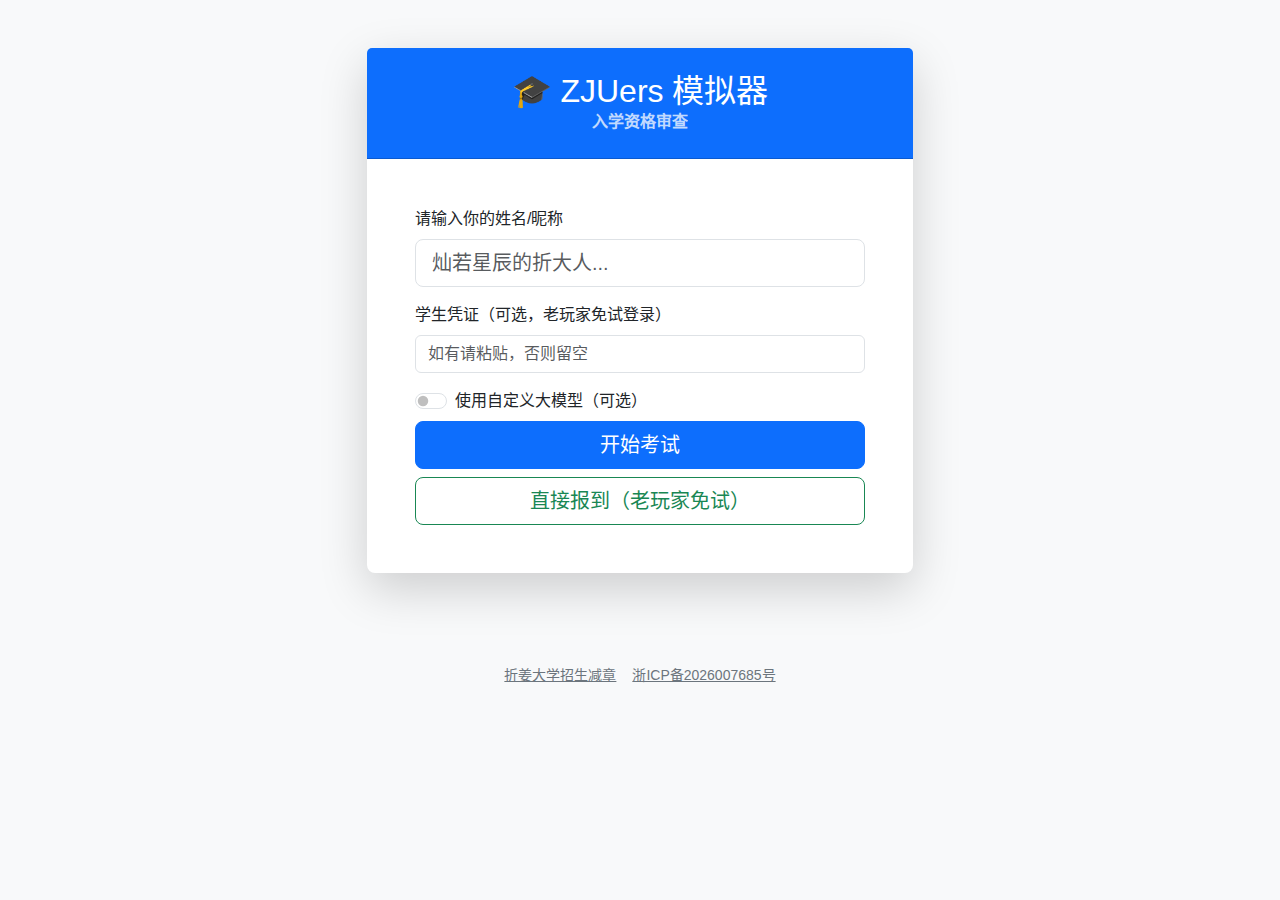
<file: templates/index.html>
<!DOCTYPE html>
<html lang="zh-CN">

<head>
    <meta charset="UTF-8">
    <meta name="viewport" content="width=device-width, initial-scale=1.0">
    <title>ZJUers 模拟器 - 入学考试</title>
    <!-- 引入 Bootstrap 5 -->
    <link href="https://cdn.jsdelivr.net/npm/bootstrap@5.3.0/dist/css/bootstrap.min.css" rel="stylesheet">
    <link href="/static/css/style.css" rel="stylesheet">
    <link rel="apple-touch-icon" sizes="180x180" href="/static/favicon/apple-touch-icon.png">
    <link rel="icon" type="image/png" sizes="32x32" href="/static/favicon/favicon-32x32.png">
    <link rel="icon" type="image/png" sizes="16x16" href="/static/favicon/favicon-16x16.png">
    <link rel="icon" href="/static/favicon/favicon.ico">
    <link rel="manifest" href="/static/favicon/site.webmanifest">
</head>

<body class="bg-light">

    <div class="container py-5">
        <div class="row justify-content-center">
            <div class="col-md-8 col-lg-6">
                <div class="card shadow-lg border-0 rounded-3">
                    <div class="card-header bg-primary text-white text-center py-4">
                        <h2 class="mb-0">🎓 ZJUers 模拟器</h2>
                        <p class="mb-0 opacity-75">入学资格审查</p>
                    </div>

                    <div class="card-body p-5">
                        <!-- 步骤1: 输入昵称 -->
                        <div id="step-login">
                            <div class="mb-3">
                                <label for="username" class="form-label">请输入你的姓名/昵称</label>
                                <input type="text" class="form-control form-control-lg" id="username"
                                    placeholder="灿若星辰的折大人...">
                            </div>
                            <div class="mb-3">
                                <label for="token" class="form-label">学生凭证（可选，老玩家免试登录）</label>
                                <input type="text" class="form-control" id="token" placeholder="如有请粘贴，否则留空">
                            </div>
                            <div class="form-check form-switch mb-2">
                                <input class="form-check-input" type="checkbox" id="custom-llm-toggle"
                                    data-bs-toggle="collapse" data-bs-target="#custom-llm-panel">
                                <label class="form-check-label" for="custom-llm-toggle">使用自定义大模型（可选）</label>
                            </div>
                            <div class="collapse" id="custom-llm-panel">
                                <div class="card card-body border-1">
                                    <div class="mb-3">
                                        <label for="custom-llm-model" class="form-label">模型代号</label>
                                        <input type="text" class="form-control" id="custom-llm-model"
                                            placeholder="如: gpt-4o-mini / deepseek-chat ...">
                                    </div>
                                    <div class="mb-3">
                                        <label for="custom-llm-key" class="form-label">API Key</label>
                                        <input type="password" class="form-control" id="custom-llm-key"
                                            placeholder="仅在本地会话中使用">
                                    </div>
                                    <p class="text-muted small mb-0">不填写则使用平台默认模型；如填写 API
                                        Key，则视为同意平台隐私政策并授权在本次会话内使用，平台不会存储你的 API Key。
                                    </p>
                                </div>
                            </div>
                            <div class="d-grid gap-2">
                                <button class="btn btn-primary btn-lg" onclick="startExam()">开始考试</button>
                                <button class="btn btn-outline-success btn-lg"
                                    onclick="quickLogin()">直接报到（老玩家免试）</button>
                            </div>
                        </div>

                        <!-- 步骤2: 考试题目 (动态加载) -->
                        <div id="step-exam" style="display: none;">
                            <h5 class="text-center mb-4 text-danger">请回答以下问题 (及格分: 60)</h5>
                            <form id="exam-form">
                                <!-- 题目将通过 JS 插入这里 -->
                                <div id="questions-container"></div>
                            </form>
                            <button class="btn btn-success w-100 btn-lg mt-4" onclick="submitExam()">提交试卷</button>
                        </div>

                        <!-- 步骤3: 加载中 -->
                        <div id="step-loading" class="text-center py-5" style="display: none;">
                            <div class="spinner-border text-primary" role="status"></div>
                            <p class="mt-2">正在由 C 语言判卷系统阅卷中...</p>
                        </div>
                    </div>
                </div>
            </div>
        </div>
    </div>

    <!-- 结果模态框 -->
    <div class="modal fade" id="resultModal" tabindex="-1">
        <div class="modal-dialog">
            <div class="modal-content">
                <div class="modal-header">
                    <h5 class="modal-title">判卷结果</h5>
                </div>
                <div class="modal-body" id="result-body"></div>
                <div class="modal-footer">
                    <button type="button" class="btn btn-primary" onclick="goToGame()">办理入学手续</button>
                </div>
            </div>
        </div>
    </div>

    <script src="https://cdn.jsdelivr.net/npm/bootstrap@5.3.0/dist/js/bootstrap.bundle.min.js"></script>
    <script src="/static/js/config.js"></script>
    <script src="/static/js/exam.js"></script>
    <!-- 自定义 LLM 授权提示 Modal -->
    <div class="modal fade" id="llmConsentModal" tabindex="-1" aria-hidden="true">
        <div class="modal-dialog modal-dialog-centered">
            <div class="modal-content">
                <div class="modal-header">
                    <h5 class="modal-title">使用自定义模型提示</h5>
                    <button type="button" class="btn-close" data-bs-dismiss="modal" aria-label="Close"></button>
                </div>
                <div class="modal-body">
                    您将提供第三方平台的 API Key。我们承诺：此密钥仅用于您当前游戏会话的模型调用，不会永久存储，且不会用于其他用途。请确认您知悉并同意，详情可查看
                    <a href="https://docs.67656.fun/notice#security-notice" target="_blank" rel="noopener">安全须知</a>。
                </div>
                <div class="modal-footer">
                    <button type="button" class="btn btn-secondary" data-bs-dismiss="modal"
                        id="llm-consent-cancel">取消</button>
                    <button type="button" class="btn btn-outline-primary" data-bs-dismiss="modal"
                        id="llm-consent-default">使用默认模型</button>
                    <button type="button" class="btn btn-primary" data-bs-dismiss="modal"
                        id="llm-consent-accept">同意并授权</button>
                </div>
            </div>
        </div>
    </div>
    <div class="container text-center my-4">
        <div class="d-flex flex-column flex-md-row justify-content-center gap-3 align-items-center">
            <a href="/world/notice.md" target="_blank" class="text-secondary small">折姜大学招生减章</a>
            <a href="http://beian.miit.gov.cn/" target="_blank" class="text-secondary small">浙ICP备2026007685号</a>
        </div>
    </div>
</body>

</html>
</file>
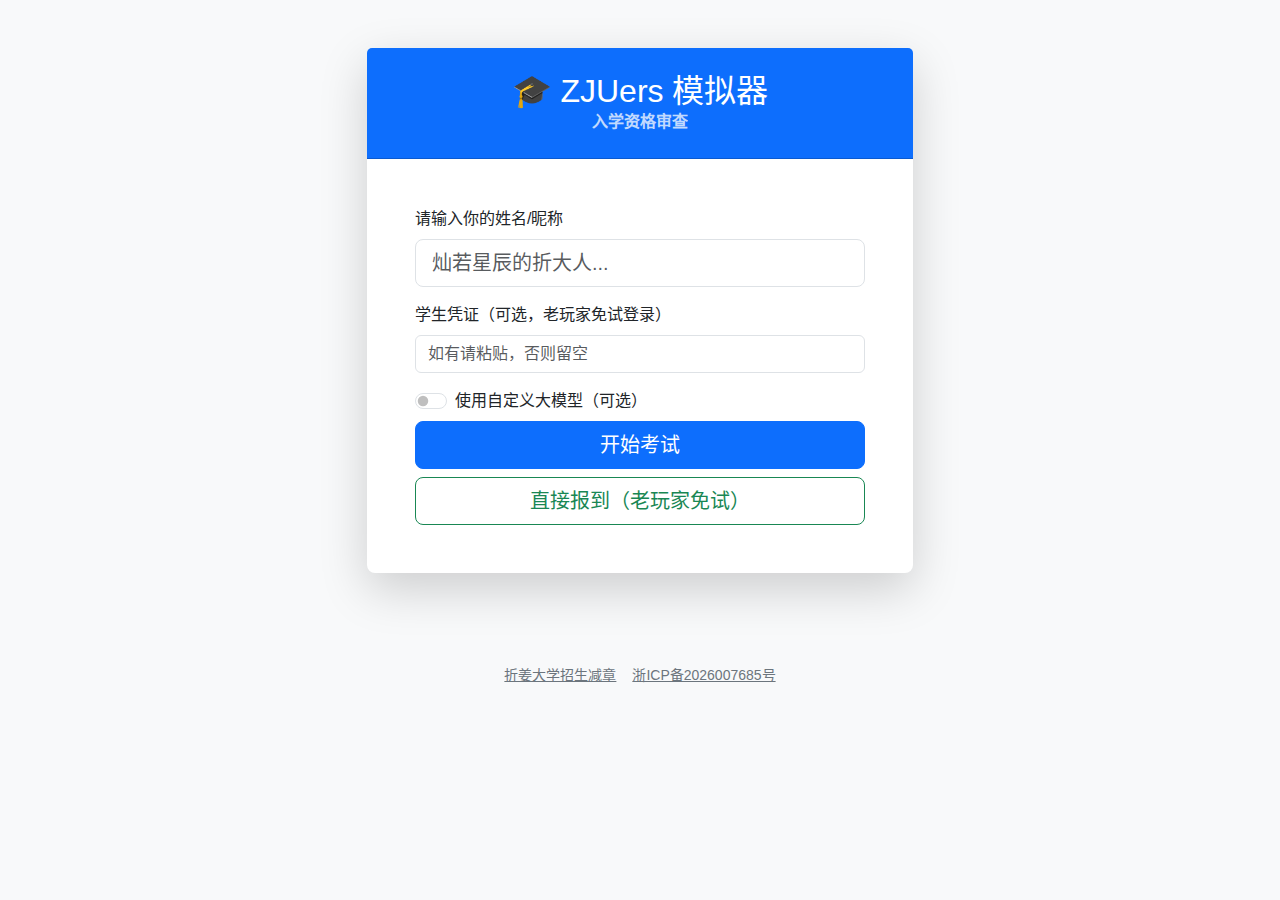
<file: templates/admission.html>
<!DOCTYPE html>
<html lang="zh-CN">
<head>
    <meta charset="UTF-8">
    <meta name="viewport" content="width=device-width, initial-scale=1.0">
    <title>折姜大学录取通知书</title>
    <link href="https://cdn.jsdelivr.net/npm/bootstrap@5.3.0/dist/css/bootstrap.min.css" rel="stylesheet">
    <link href="/static/css/style.css" rel="stylesheet">
</head>
<body class="admission-body bg-light d-flex align-items-center justify-content-center" style="min-height: 100vh;">

<div class="container">
    <div class="row justify-content-center">
        <div class="col-lg-8 col-md-10">
            <div class="admission-letter shadow-lg p-5 fade-in-up">
                <div class="text-center mb-5">
                    <img src="https://via.placeholder.com/150x50?text=Zhejiang+University+Logo" alt="折姜大学" class="mb-3" style="max-height: 60px;">
                    <h1 class="admission-title mt-2">录取通知书</h1>
                    <div class="admission-subtitle text-uppercase ls-2">Admission Letter</div>
                </div>

                <hr class="admission-divider my-4">

                <div class="admission-content my-5">
                    <h3 class="mb-4 student-greeting">
                        <span id="student-name" class="fw-bold text-primary border-bottom border-primary border-2"></span>同学：
                    </h3>
                    <p class="lead indent-text">
                        经折姜大学招生委员会批准，你已被我校
                        <span id="student-major" class="fw-bold text-danger mx-1 border-bottom border-danger border-2">（系统随机专业加载中...）</span>
                        专业录取。
                    </p>
                    <p class="lead indent-text mt-4">
                        谨向你表示热烈祝贺！ 在过去学习生涯中，你是一位当之无愧的佼佼者。
                        现在,你将踏入美丽的求是园,在更广阔的天地里,开启更加卓越、更有梦想的人生。 此后，你将与历史上众多灿若星辰的名字一起， 分享『浙大人』这个光荣的称号，共同承担起服务民族复兴、促进人类进步的责任。
                        请持本通知书于规定时间到校报到。
                    </p>
                </div>

                <div class="admission-footer mt-5 pt-4 d-flex justify-content-between align-items-end">
                    <div class="text-center">
                        <div class="zju-seal-placeholder rounded-circle border border-danger text-danger d-flex align-items-center justify-content-center mb-2" style="width: 100px; height: 100px; transform: rotate(-15deg); opacity: 0.8;">
                            <small>浙江大学<br>招生专用章</small>
                        </div>
                        <div class="fw-bold">浙江大学</div>
                        <div id="current-date" class="text-muted small">2035年9月1日</div>
                    </div>
                    
                    <div class="text-end">
                        <div class="mb-3">
                            <span>校长：</span>
                            <div class="signature-blurred d-inline-block ms-2">
                                <img src="https://via.placeholder.com/120x40?text=Signature" alt="校长签名" style="height: 40px;">
                            </div>
                        </div>
                    </div>
                </div>

            </div>

            <div class="text-center mt-5 mb-5 fade-in-up delay-1">
                <a href="dashboard.html" class="btn btn-primary btn-lg px-5 py-3 rounded-pill shadow-sm fw-bold fs-5 pulse-animation">
                    🎓 我已确认，前往报到 (进入游戏)
                </a>
                <p class="text-muted mt-3 small">点击按钮即将开始你的大学生涯模拟</p>
            </div>
        </div>
    </div>
</div>

<script>
    document.addEventListener('DOMContentLoaded', function() {
        // 1. 设置当前日期
        const now = new Date();
        const dateStr = `${now.getFullYear()}年${now.getMonth() + 1}月${now.getDate()}日`;
        document.getElementById('current-date').innerText = dateStr;

        // 2. 检查token，自动跳转回首页
        const token = localStorage.getItem('zju_token');
        if (!token) {
            window.location.href = 'index.html';
            return;
        }
        // 3. 对接后端 /api/admission_info 接口，获取用户名和专业
        fetch('/api/admission_info', {
            headers: {
                'Authorization': 'Bearer ' + token
            }
        })
        .then(response => {
            if (!response.ok) throw new Error('接口响应异常');
            return response.json();
        })
        .then(data => {
            document.getElementById('student-name').innerText = data.username || "新同学";
            document.getElementById('student-major').innerText = data.assigned_major || "未分配专业";
        })
        .catch(error => {
            console.error('无法获取录取信息:', error);
            document.getElementById('student-name').innerText = "新同学";
            document.getElementById('student-major').innerText = "数据加载失败";
        });
    });
</script>

</body>
</html>
</file>
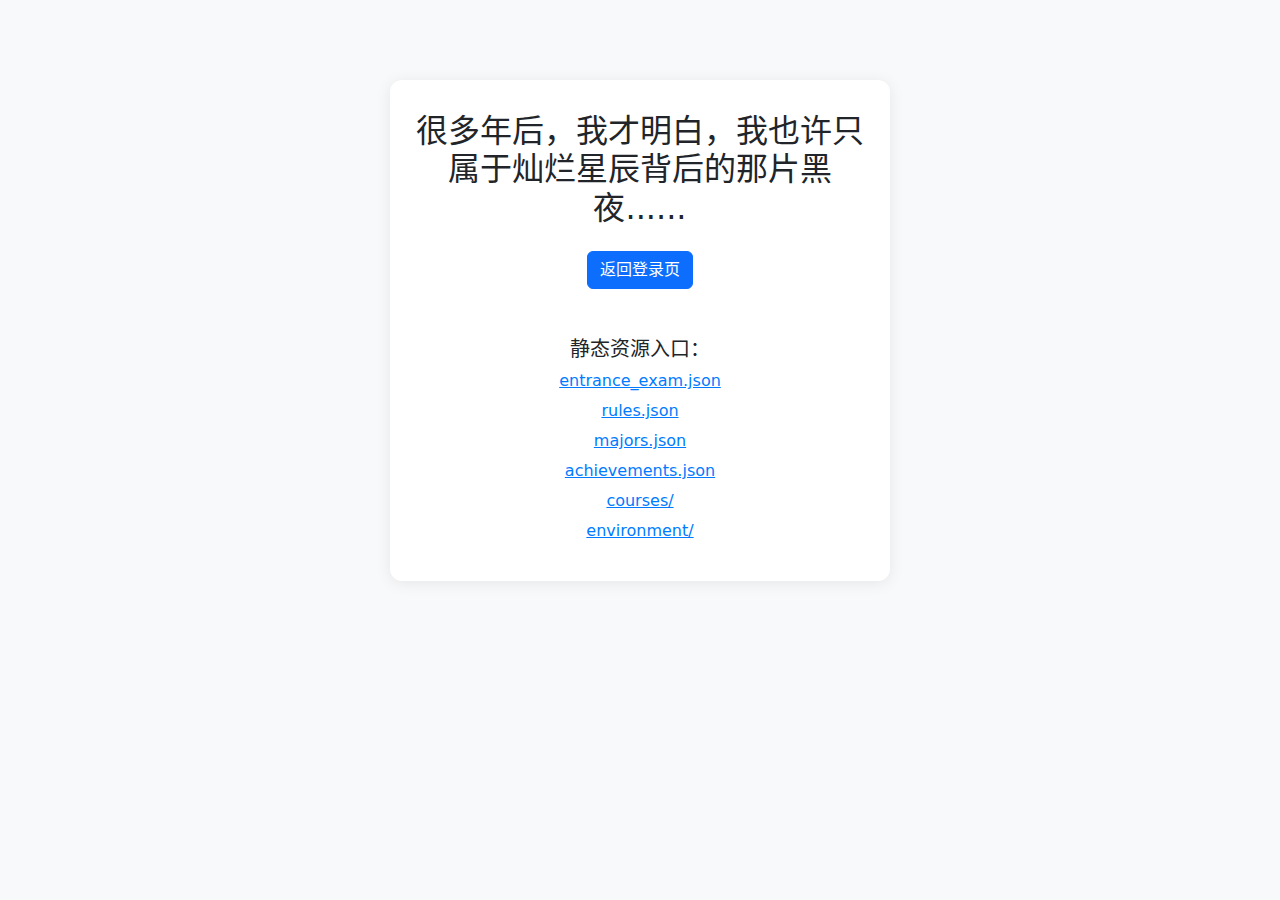
<file: templates/end.html>
<!DOCTYPE html>
<html lang="zh-CN">
<head>
    <meta charset="UTF-8">
    <title>游戏结束 - ZJUers Simulator</title>
    <link href="https://cdn.jsdelivr.net/npm/bootstrap@5.3.0/dist/css/bootstrap.min.css" rel="stylesheet">
    <style>
        body { background: #f8f9fa; }
        .center-box { max-width: 500px; margin: 80px auto; padding: 32px 24px; background: #fff; border-radius: 12px; box-shadow: 0 2px 16px rgba(0,0,0,0.08); text-align: center; }
        .world-links { margin-top: 32px; }
        .world-links a { display: block; margin: 6px 0; color: #007bff; text-decoration: underline; }
    </style>
</head>
<body>
    <div class="center-box">
        <h2 class="mb-4">很多年后，我才明白，我也许只属于灿烂星辰背后的那片黑夜......</h2>
        <a href="/index.html" class="btn btn-primary mb-3">返回登录页</a>
        <div class="world-links">
            <h5 class="mb-2">静态资源入口：</h5>
            <a href="/world/entrance_exam.json" target="_blank">entrance_exam.json</a>
            <a href="/world/rules.json" target="_blank">rules.json</a>
            <a href="/world/majors.json" target="_blank">majors.json</a>
            <a href="/world/achievements.json" target="_blank">achievements.json</a>
            <a href="/world/courses/" target="_blank">courses/</a>
            <a href="/world/environment/" target="_blank">environment/</a>
        </div>
    </div>
</body>
</html>
</file>
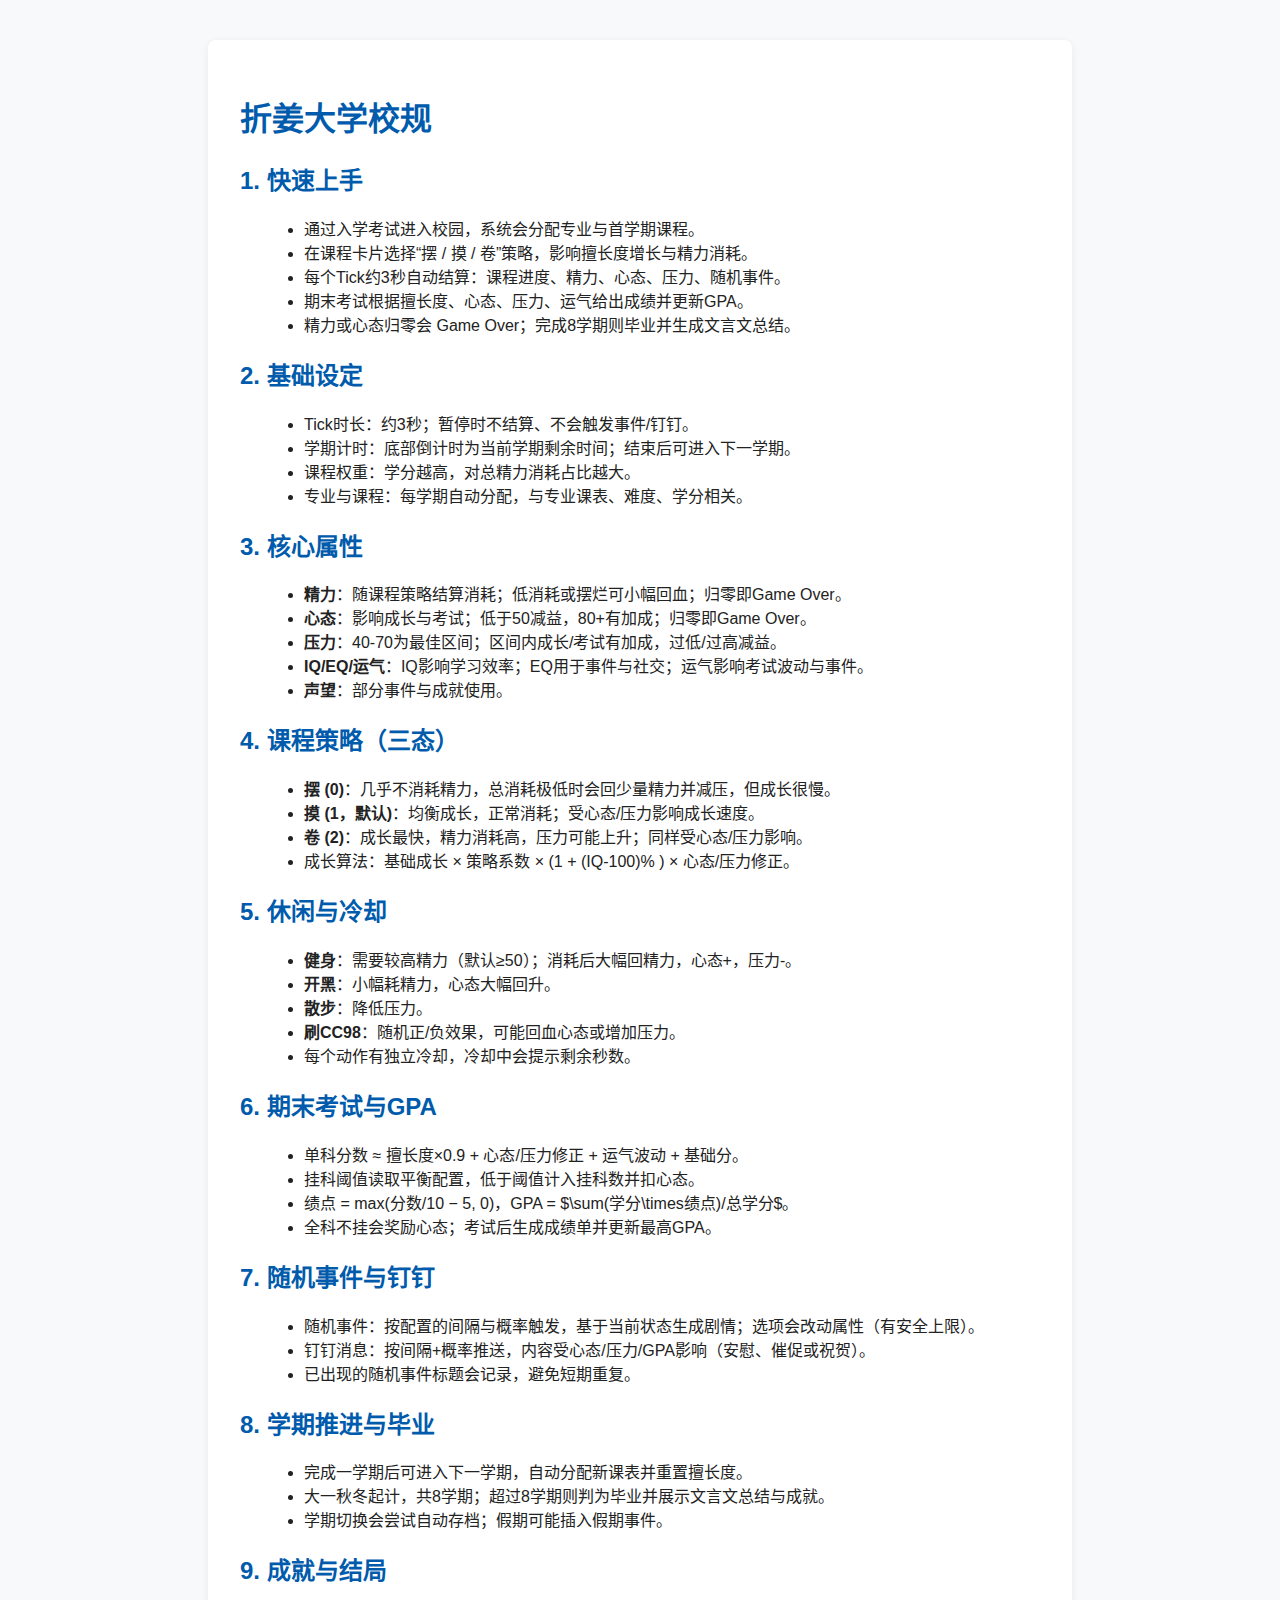
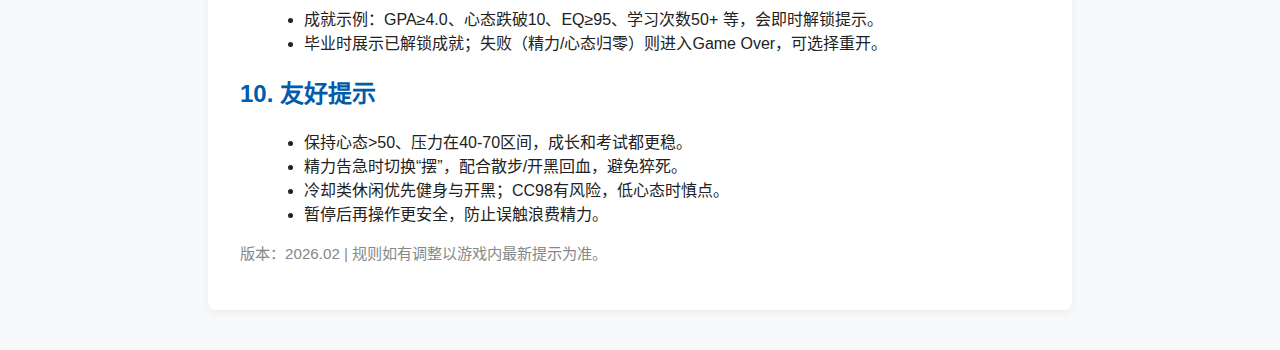
<file: world/rules.html>
<!DOCTYPE html>
<html lang="zh-cn">

<head>
    <meta charset="UTF-8">
    <title>折姜大学校规 - 游戏规则</title>
    <style>
        body {
            font-family: '微软雅黑', Arial, sans-serif;
            background: #f8f9fa;
            color: #222;
            margin: 0;
            padding: 0;
        }

        .container {
            max-width: 800px;
            margin: 40px auto;
            background: #fff;
            border-radius: 8px;
            box-shadow: 0 2px 8px #0001;
            padding: 32px;
        }

        h1,
        h2 {
            color: #005bac;
        }

        ul,
        ol {
            margin-left: 1.5em;
        }

        code {
            background: #f3f3f3;
            padding: 2px 6px;
            border-radius: 4px;
        }

        .tip {
            color: #888;
            font-size: 0.95em;
        }
    </style>
</head>

<body>
    <div class="container">
        <h1>折姜大学校规</h1>

        <h2>1. 快速上手</h2>
        <ul>
            <li>通过入学考试进入校园，系统会分配专业与首学期课程。</li>
            <li>在课程卡片选择“摆 / 摸 / 卷”策略，影响擅长度增长与精力消耗。</li>
            <li>每个Tick约3秒自动结算：课程进度、精力、心态、压力、随机事件。</li>
            <li>期末考试根据擅长度、心态、压力、运气给出成绩并更新GPA。</li>
            <li>精力或心态归零会 Game Over；完成8学期则毕业并生成文言文总结。</li>
        </ul>

        <h2>2. 基础设定</h2>
        <ul>
            <li>Tick时长：约3秒；暂停时不结算、不会触发事件/钉钉。</li>
            <li>学期计时：底部倒计时为当前学期剩余时间；结束后可进入下一学期。</li>
            <li>课程权重：学分越高，对总精力消耗占比越大。</li>
            <li>专业与课程：每学期自动分配，与专业课表、难度、学分相关。</li>
        </ul>

        <h2>3. 核心属性</h2>
        <ul>
            <li><b>精力</b>：随课程策略结算消耗；低消耗或摆烂可小幅回血；归零即Game Over。</li>
            <li><b>心态</b>：影响成长与考试；低于50减益，80+有加成；归零即Game Over。</li>
            <li><b>压力</b>：40-70为最佳区间；区间内成长/考试有加成，过低/过高减益。</li>
            <li><b>IQ/EQ/运气</b>：IQ影响学习效率；EQ用于事件与社交；运气影响考试波动与事件。</li>
            <li><b>声望</b>：部分事件与成就使用。</li>
        </ul>

        <h2>4. 课程策略（三态）</h2>
        <ul>
            <li><b>摆 (0)</b>：几乎不消耗精力，总消耗极低时会回少量精力并减压，但成长很慢。</li>
            <li><b>摸 (1，默认)</b>：均衡成长，正常消耗；受心态/压力影响成长速度。</li>
            <li><b>卷 (2)</b>：成长最快，精力消耗高，压力可能上升；同样受心态/压力影响。</li>
            <li>成长算法：基础成长 × 策略系数 × (1 + (IQ-100)% ) × 心态/压力修正。</li>
        </ul>

        <h2>5. 休闲与冷却</h2>
        <ul>
            <li><b>健身</b>：需要较高精力（默认≥50）；消耗后大幅回精力，心态+，压力-。</li>
            <li><b>开黑</b>：小幅耗精力，心态大幅回升。</li>
            <li><b>散步</b>：降低压力。</li>
            <li><b>刷CC98</b>：随机正/负效果，可能回血心态或增加压力。</li>
            <li>每个动作有独立冷却，冷却中会提示剩余秒数。</li>
        </ul>

        <h2>6. 期末考试与GPA</h2>
        <ul>
            <li>单科分数 ≈ 擅长度×0.9 + 心态/压力修正 + 运气波动 + 基础分。</li>
            <li>挂科阈值读取平衡配置，低于阈值计入挂科数并扣心态。</li>
            <li>绩点 = max(分数/10 − 5, 0)，GPA = $\sum(学分\times绩点)/总学分$。</li>
            <li>全科不挂会奖励心态；考试后生成成绩单并更新最高GPA。</li>
        </ul>

        <h2>7. 随机事件与钉钉</h2>
        <ul>
            <li>随机事件：按配置的间隔与概率触发，基于当前状态生成剧情；选项会改动属性（有安全上限）。</li>
            <li>钉钉消息：按间隔+概率推送，内容受心态/压力/GPA影响（安慰、催促或祝贺）。</li>
            <li>已出现的随机事件标题会记录，避免短期重复。</li>
        </ul>

        <h2>8. 学期推进与毕业</h2>
        <ul>
            <li>完成一学期后可进入下一学期，自动分配新课表并重置擅长度。</li>
            <li>大一秋冬起计，共8学期；超过8学期则判为毕业并展示文言文总结与成就。</li>
            <li>学期切换会尝试自动存档；假期可能插入假期事件。</li>
        </ul>

        <h2>9. 成就与结局</h2>
        <ul>
            <li>成就示例：GPA≥4.0、心态跌破10、EQ≥95、学习次数50+ 等，会即时解锁提示。</li>
            <li>毕业时展示已解锁成就；失败（精力/心态归零）则进入Game Over，可选择重开。</li>
        </ul>

        <h2>10. 友好提示</h2>
        <ul>
            <li>保持心态&gt;50、压力在40-70区间，成长和考试都更稳。</li>
            <li>精力告急时切换“摆”，配合散步/开黑回血，避免猝死。</li>
            <li>冷却类休闲优先健身与开黑；CC98有风险，低心态时慎点。</li>
            <li>暂停后再操作更安全，防止误触浪费精力。</li>
        </ul>

        <p class="tip">版本：2026.02 | 规则如有调整以游戏内最新提示为准。</p>
    </div>
</body>

</html>
</file>
<file: static/css/style.css>
/* 扁平化课程卡片样式 */
.flat-course-item {
    padding-top: 0.4rem !important;
    padding-bottom: 0.4rem !important;
    margin-bottom: 0.3rem !important;
}
.flat-course-item h6 {
    font-size: 1rem !important;
    margin-bottom: 0 !important;
}
.flat-course-item .progress {
    margin-bottom: 0.3rem !important;
}
/* 课程状态切换高亮动画 */
.course-item.state-changed {
    animation: stateFlash 0.6s;
    box-shadow: 0 0 8px 2px #ffd70099;
}
@keyframes stateFlash {
    0% { background: #fffbe6; }
    50% { background: #fff3cd; }
    100% { background: white; }
}
/* 去掉之前的浮动样式，或者保留以备后用 */
/* #exam-console-float { ... } */

/* 新增：脉冲动画，用于高亮考试按钮 */
.pulse-animation {
    animation: pulse-red 2s infinite;
}

@keyframes pulse-red {
    0% {
        box-shadow: 0 0 0 0 rgba(220, 53, 69, 0.7);
    }
    70% {
        box-shadow: 0 0 0 10px rgba(220, 53, 69, 0);
    }
    100% {
        box-shadow: 0 0 0 0 rgba(220, 53, 69, 0);
    }
}
@media (max-width: 600px) {
    #exam-console-float {
        right: 8px;
        bottom: 8px;
        width: 98vw;
        max-width: 98vw;
    }
}
body {
    background-color: #f0f2f5;
    font-family: -apple-system, BlinkMacSystemFont, "Segoe UI", Roboto, "Helvetica Neue", Arial, sans-serif;
}

/* 进度条过渡动画 */
.progress-bar {
    transition: width 0.5s ease;
}

/* 卡片阴影 */
.card {
    box-shadow: 0 2px 4px rgba(0,0,0,0.05);
    border: none;
    margin-bottom: 20px;
}

.card-header {
    font-weight: bold;
}

/* 日志区域美化 */
.event-log::-webkit-scrollbar {
    width: 8px;
}
.event-log::-webkit-scrollbar-track {
    background: #f1f1f1; 
}
.event-log::-webkit-scrollbar-thumb {
    background: #ccc; 
    border-radius: 4px;
}
.event-log::-webkit-scrollbar-thumb:hover {
    background: #aaa; 
}
/* 强制让 active 的按钮颜色更深一点，防止 Bootstrap 默认样式不明显 */
.btn-check:checked + .btn, .btn.active, .btn.show, .btn:first-child:active, :not(.btn-check) + .btn:active {
    font-weight: 800 !important;
    transform: scale(1.05); /* 点击稍微放大一点 */
    z-index: 10;
}
/* =========================================
   录取通知书页面专用样式
   ========================================= */

/* 页面背景色调整 */
.admission-body {
    background-color: #f0f2f5; /* 浅灰背景衬托 */
    font-family: 'Noto Serif SC', 'Songti SC', serif; /* 尽量使用宋体或衬线体营造正式感 */
}

/* 通知书主体卡片 - 模拟纸张 */
.admission-letter {
    background-color: #fffcf5; /* 米黄色纸张感 */
    background-image: url("data:image/svg+xml,%3Csvg width='100' height='100' viewBox='0 0 100 100' xmlns='http://www.w3.org/2000/svg'%3E%3Cpath d='M11 18c3.866 0 7-3.134 7-7s-3.134-7-7-7-7 3.134-7 7 3.134 7 7 7zm48 25c3.866 0 7-3.134 7-7s-3.134-7-7-7-7 3.134-7 7 3.134 7 7 7zm-43-7c1.657 0 3-1.343 3-3s-1.343-3-3-3-3 1.343-3 3 1.343 3 3 3zm63 31c1.657 0 3-1.343 3-3s-1.343-3-3-3-3 1.343-3 3 1.343 3 3 3zM34 90c1.657 0 3-1.343 3-3s-1.343-3-3-3-3 1.343-3 3 1.343 3 3 3zm56-76c1.657 0 3-1.343 3-3s-1.343-3-3-3-3 1.343-3 3 1.343 3 3 3zM12 86c2.21 0 4-1.79 4-4s-1.79-4-4-4-4 1.79-4 4 1.79 4 4 4zm28-65c2.21 0 4-1.79 4-4s-1.79-4-4-4-4 1.79-4 4 1.79 4 4 4zm23-11c2.21 0 4-1.79 4-4s-1.79-4-4-4-4 1.79-4 4 1.79 4 4 4zm-6 60c2.21 0 4-1.79 4-4s-1.79-4-4-4-4 1.79-4 4 1.79 4 4 4zm29 22c2.21 0 4-1.79 4-4s-1.79-4-4-4-4 1.79-4 4 1.79 4 4 4zM32 63c2.76 0 5-2.24 5-5s-2.24-5-5-5-5 2.24-5 5 2.24 5 5 5zm57-13c2.76 0 5-2.24 5-5s-2.24-5-5-5-5 2.24-5 5 2.24 5 5 5zm-9-21c1.105 0 2-.895 2-2s-.895-2-2-2-2 .895-2 2 .895 2 2 2zM60 91c1.105 0 2-.895 2-2s-.895-2-2-2-2 .895-2 2 .895 2 2 2zM35 41c1.105 0 2-.895 2-2s-.895-2-2-2-2 .895-2 2 .895 2 2 2zM12 60c1.105 0 2-.895 2-2s-.895-2-2-2-2 .895-2 2 .895 2 2 2z' fill='%23d4a373' fill-opacity='0.05' fill-rule='evenodd'/%3E%3C/svg%3E"); /* 添加轻微的纹理 */
    border: 8px solid transparent;
    border-image: url("data:image/svg+xml,%3Csvg xmlns='http://www.w3.org/2000/svg' width='100' height='100' viewBox='0 0 100 100'%3E%3Cg fill='none' stroke='%23C21F30' stroke-width='2'%3E%3Cpath d='M0 0h100v100H0z' stroke-dasharray='10 5'/%3E%3C/g%3E%3C/svg%3E") 20% stretch; /* 模拟中式边框 */
    border-radius: 4px;
    box-shadow: 0 10px 30px rgba(0,0,0,0.1);
    position: relative;
    overflow: hidden;
}

/* 标题样式 */
.admission-title {
    font-family: 'Noto Serif SC', serif;
    font-weight: 900;
    color: #C21F30; /* 浙大红 */
    letter-spacing: 0.5rem;
    margin-bottom: 0;
}

.admission-subtitle {
    color: #C21F30;
    letter-spacing: 0.2rem;
    font-size: 0.9rem;
}

.admission-divider {
    border-top: 2px solid #C21F30;
    opacity: 0.8;
    width: 60%;
    margin-left: auto;
    margin-right: auto;
}

/* 正文样式 */
.admission-content {
    font-size: 1.25rem;
    line-height: 2;
    color: #333;
}

.indent-text {
    text-indent: 2em;
}

.student-greeting {
    font-size: 1.5rem;
    color: #000;
}

/* 底部和签名 */
.admission-footer {
    font-family: 'Noto Serif SC', serif;
}

/* 关键：校长签名模糊处理 */
.signature-blurred img {
    filter: blur(6px); /* 模糊滤镜 */
    opacity: 0.7;
    user-select: none; /* 防止选中 */
    pointer-events: none; /* 防止右键保存 */
    transform: scale(1.1) rotate(-2deg); /* 稍微带点手写的感觉 */
}

/* 简单的进入动画 */
.fade-in-up {
    animation: fadeInUp 0.8s ease-out;
}
.delay-1 { animation-delay: 0.3s; }

@keyframes fadeInUp {
    from {
        opacity: 0;
        transform: translateY(30px);
    }
    to {
        opacity: 1;
        transform: translateY(0);
    }
}

/* 按钮脉冲动画优化 (复用你已有的，这里确保存在) */
.pulse-animation {
    animation: pulse-primary 2s infinite;
}
@keyframes pulse-primary {
    0% { box-shadow: 0 0 0 0 rgba(13, 110, 253, 0.7); }
    70% { box-shadow: 0 0 0 15px rgba(13, 110, 253, 0); }
    100% { box-shadow: 0 0 0 0 rgba(13, 110, 253, 0); }
}
</file>
